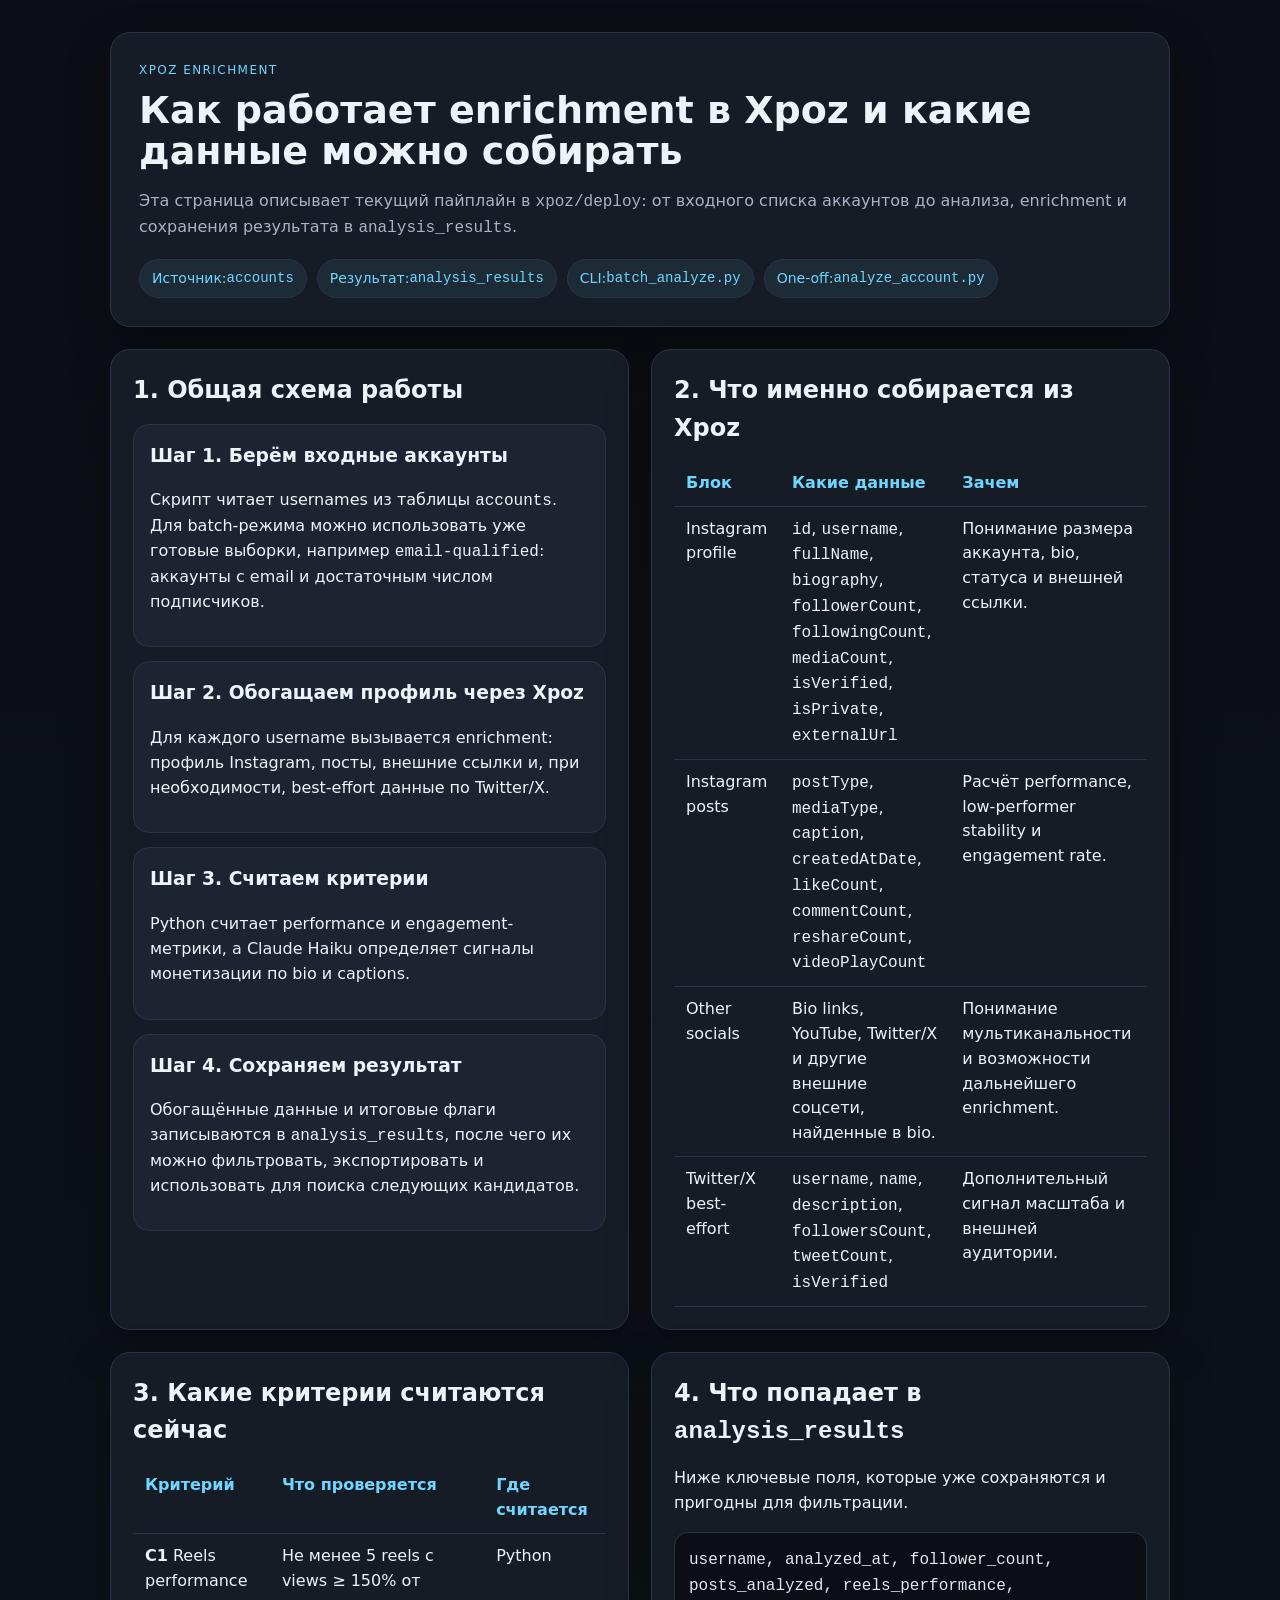
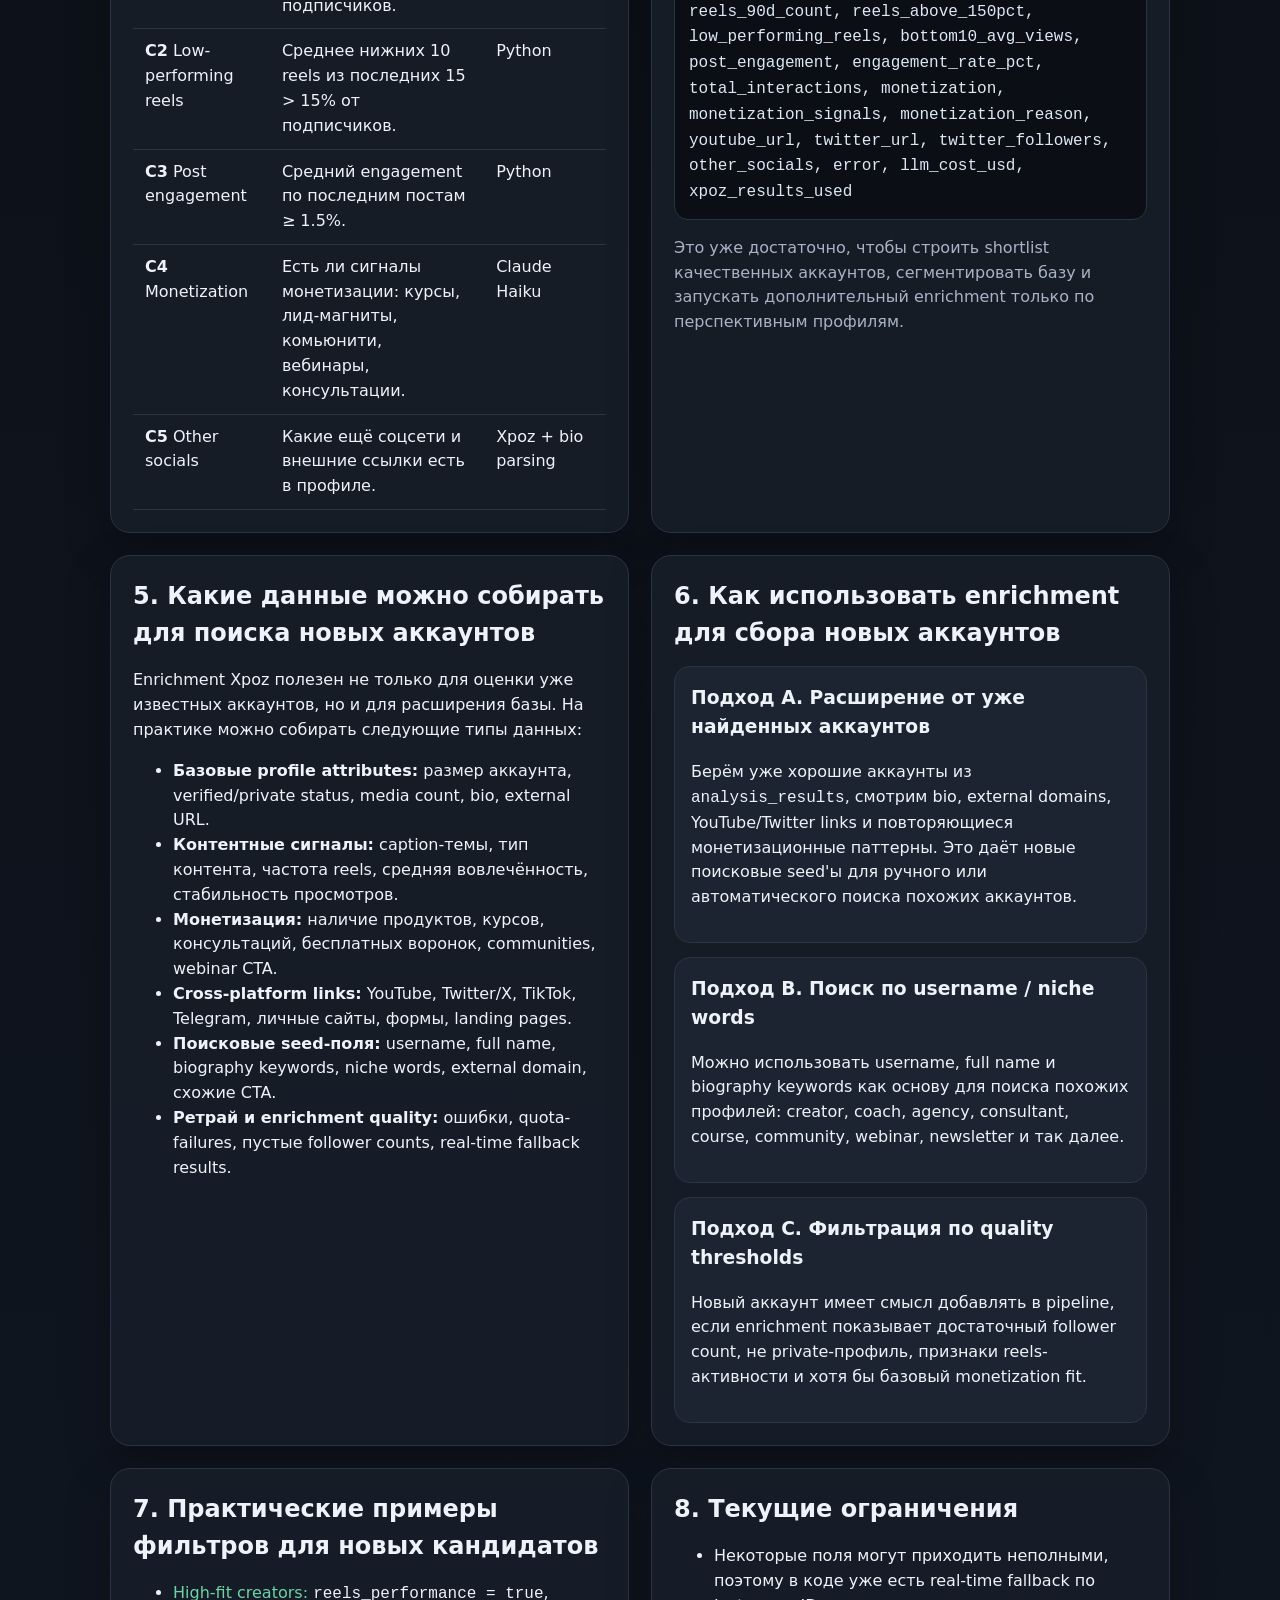
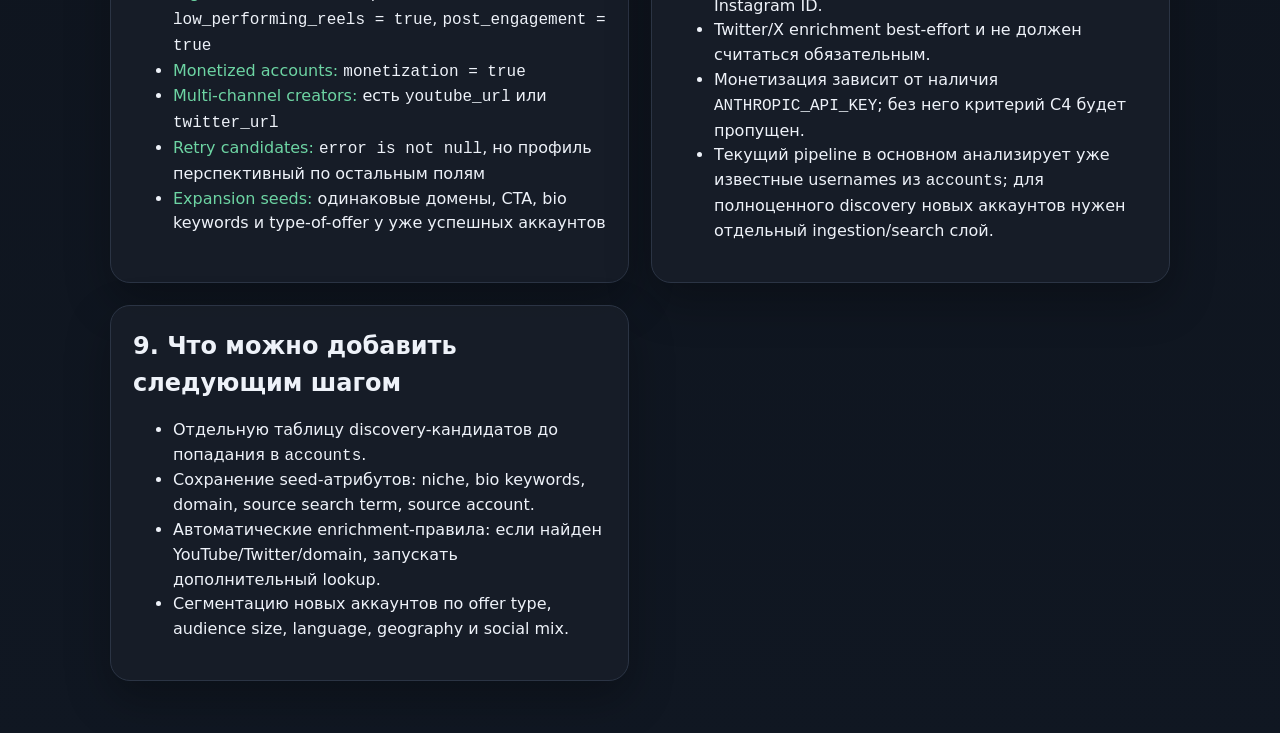
<file: index.html>
<!doctype html>
<html lang="ru">
<head>
    <meta charset="utf-8">
    <meta name="viewport" content="width=device-width, initial-scale=1">
    <title>Xpoz Enrichment Overview</title>
    <style>
        :root {
            --bg: #0d1016;
            --panel: #171d28;
            --panel-2: #1d2431;
            --text: #eef2f9;
            --muted: #a9b3c5;
            --accent: #82a0ff;
            --accent-2: #70d6ff;
            --border: #2b3444;
            --ok: #6dd4a3;
        }

        * { box-sizing: border-box; }

        body {
            margin: 0;
            font-family: ui-sans-serif, system-ui, -apple-system, BlinkMacSystemFont, "Segoe UI", sans-serif;
            background: linear-gradient(180deg, #0b0e14 0%, #101722 100%);
            color: var(--text);
            line-height: 1.55;
        }

        .wrap {
            max-width: 1100px;
            margin: 0 auto;
            padding: 32px 20px 80px;
        }

        .hero,
        .panel {
            background: rgba(23, 29, 40, 0.95);
            border: 1px solid var(--border);
            border-radius: 20px;
            box-shadow: 0 18px 45px rgba(0, 0, 0, 0.28);
        }

        .hero {
            padding: 28px;
            margin-bottom: 22px;
        }

        .eyebrow {
            color: var(--accent-2);
            text-transform: uppercase;
            letter-spacing: 0.12em;
            font-size: 12px;
            margin-bottom: 10px;
        }

        h1, h2, h3 {
            margin-top: 0;
        }

        h1 {
            font-size: 38px;
            line-height: 1.1;
            margin-bottom: 10px;
        }

        h2 {
            font-size: 24px;
            margin-bottom: 14px;
        }

        p, li {
            color: var(--text);
        }

        .muted {
            color: var(--muted);
        }

        .grid {
            display: grid;
            grid-template-columns: repeat(2, minmax(0, 1fr));
            gap: 22px;
        }

        .panel {
            padding: 22px;
        }

        .pill-row {
            display: flex;
            flex-wrap: wrap;
            gap: 10px;
            margin-top: 18px;
        }

        .pill {
            display: inline-flex;
            align-items: center;
            border: 1px solid var(--border);
            border-radius: 999px;
            padding: 8px 12px;
            color: var(--accent-2);
            background: rgba(112, 214, 255, 0.08);
            font-size: 14px;
        }

        .flow {
            display: grid;
            gap: 14px;
        }

        .flow-step {
            border: 1px solid var(--border);
            border-radius: 16px;
            padding: 16px;
            background: var(--panel-2);
        }

        .code,
        pre {
            background: #0b0f15;
            border: 1px solid var(--border);
            border-radius: 14px;
            padding: 14px;
            overflow: auto;
            color: #dfe7f5;
        }

        code {
            font-family: ui-monospace, SFMono-Regular, Menlo, Consolas, monospace;
        }

        table {
            width: 100%;
            border-collapse: collapse;
            margin-top: 8px;
        }

        th, td {
            text-align: left;
            vertical-align: top;
            padding: 10px 12px;
            border-bottom: 1px solid var(--border);
        }

        th {
            color: var(--accent-2);
        }

        .ok {
            color: var(--ok);
        }

        @media (max-width: 900px) {
            .grid {
                grid-template-columns: 1fr;
            }

            h1 {
                font-size: 30px;
            }
        }
    </style>
</head>
<body>
    <div class="wrap">
        <section class="hero">
            <div class="eyebrow">Xpoz Enrichment</div>
            <h1>Как работает enrichment в Xpoz и какие данные можно собирать</h1>
            <p class="muted">
                Эта страница описывает текущий пайплайн в <code>xpoz/deploy</code>:
                от входного списка аккаунтов до анализа, enrichment и сохранения результата в <code>analysis_results</code>.
            </p>
            <div class="pill-row">
                <span class="pill">Источник: <code>accounts</code></span>
                <span class="pill">Результат: <code>analysis_results</code></span>
                <span class="pill">CLI: <code>batch_analyze.py</code></span>
                <span class="pill">One-off: <code>analyze_account.py</code></span>
            </div>
        </section>

        <div class="grid">
            <section class="panel">
                <h2>1. Общая схема работы</h2>
                <div class="flow">
                    <div class="flow-step">
                        <h3>Шаг 1. Берём входные аккаунты</h3>
                        <p>
                            Скрипт читает usernames из таблицы <code>accounts</code>. Для batch-режима
                            можно использовать уже готовые выборки, например <code>email-qualified</code>:
                            аккаунты с email и достаточным числом подписчиков.
                        </p>
                    </div>
                    <div class="flow-step">
                        <h3>Шаг 2. Обогащаем профиль через Xpoz</h3>
                        <p>
                            Для каждого username вызывается enrichment:
                            профиль Instagram, посты, внешние ссылки и, при необходимости, best-effort данные по Twitter/X.
                        </p>
                    </div>
                    <div class="flow-step">
                        <h3>Шаг 3. Считаем критерии</h3>
                        <p>
                            Python считает performance и engagement-метрики, а Claude Haiku определяет сигналы монетизации
                            по bio и captions.
                        </p>
                    </div>
                    <div class="flow-step">
                        <h3>Шаг 4. Сохраняем результат</h3>
                        <p>
                            Обогащённые данные и итоговые флаги записываются в <code>analysis_results</code>,
                            после чего их можно фильтровать, экспортировать и использовать для поиска следующих кандидатов.
                        </p>
                    </div>
                </div>
            </section>

            <section class="panel">
                <h2>2. Что именно собирается из Xpoz</h2>
                <table>
                    <thead>
                        <tr>
                            <th>Блок</th>
                            <th>Какие данные</th>
                            <th>Зачем</th>
                        </tr>
                    </thead>
                    <tbody>
                        <tr>
                            <td>Instagram profile</td>
                            <td>
                                <code>id</code>, <code>username</code>, <code>fullName</code>, <code>biography</code>,
                                <code>followerCount</code>, <code>followingCount</code>, <code>mediaCount</code>,
                                <code>isVerified</code>, <code>isPrivate</code>, <code>externalUrl</code>
                            </td>
                            <td>Понимание размера аккаунта, bio, статуса и внешней ссылки.</td>
                        </tr>
                        <tr>
                            <td>Instagram posts</td>
                            <td>
                                <code>postType</code>, <code>mediaType</code>, <code>caption</code>,
                                <code>createdAtDate</code>, <code>likeCount</code>, <code>commentCount</code>,
                                <code>reshareCount</code>, <code>videoPlayCount</code>
                            </td>
                            <td>Расчёт performance, low-performer stability и engagement rate.</td>
                        </tr>
                        <tr>
                            <td>Other socials</td>
                            <td>Bio links, YouTube, Twitter/X и другие внешние соцсети, найденные в bio.</td>
                            <td>Понимание мультиканальности и возможности дальнейшего enrichment.</td>
                        </tr>
                        <tr>
                            <td>Twitter/X best-effort</td>
                            <td>
                                <code>username</code>, <code>name</code>, <code>description</code>,
                                <code>followersCount</code>, <code>tweetCount</code>, <code>isVerified</code>
                            </td>
                            <td>Дополнительный сигнал масштаба и внешней аудитории.</td>
                        </tr>
                    </tbody>
                </table>
            </section>

            <section class="panel">
                <h2>3. Какие критерии считаются сейчас</h2>
                <table>
                    <thead>
                        <tr>
                            <th>Критерий</th>
                            <th>Что проверяется</th>
                            <th>Где считается</th>
                        </tr>
                    </thead>
                    <tbody>
                        <tr>
                            <td><strong>C1</strong> Reels performance</td>
                            <td>Не менее 5 reels с views ≥ 150% от подписчиков.</td>
                            <td>Python</td>
                        </tr>
                        <tr>
                            <td><strong>C2</strong> Low-performing reels</td>
                            <td>Среднее нижних 10 reels из последних 15 > 15% от подписчиков.</td>
                            <td>Python</td>
                        </tr>
                        <tr>
                            <td><strong>C3</strong> Post engagement</td>
                            <td>Средний engagement по последним постам ≥ 1.5%.</td>
                            <td>Python</td>
                        </tr>
                        <tr>
                            <td><strong>C4</strong> Monetization</td>
                            <td>Есть ли сигналы монетизации: курсы, лид-магниты, комьюнити, вебинары, консультации.</td>
                            <td>Claude Haiku</td>
                        </tr>
                        <tr>
                            <td><strong>C5</strong> Other socials</td>
                            <td>Какие ещё соцсети и внешние ссылки есть в профиле.</td>
                            <td>Xpoz + bio parsing</td>
                        </tr>
                    </tbody>
                </table>
            </section>

            <section class="panel">
                <h2>4. Что попадает в <code>analysis_results</code></h2>
                <p>Ниже ключевые поля, которые уже сохраняются и пригодны для фильтрации.</p>
                <div class="code"><code>
username, analyzed_at, follower_count, posts_analyzed,
reels_performance, reels_90d_count, reels_above_150pct,
low_performing_reels, bottom10_avg_views,
post_engagement, engagement_rate_pct, total_interactions,
monetization, monetization_signals, monetization_reason,
youtube_url, twitter_url, twitter_followers, other_socials,
error, llm_cost_usd, xpoz_results_used
                </code></div>
                <p class="muted">
                    Это уже достаточно, чтобы строить shortlist качественных аккаунтов,
                    сегментировать базу и запускать дополнительный enrichment только по перспективным профилям.
                </p>
            </section>

            <section class="panel">
                <h2>5. Какие данные можно собирать для поиска новых аккаунтов</h2>
                <p>
                    Enrichment Xpoz полезен не только для оценки уже известных аккаунтов, но и для расширения базы.
                    На практике можно собирать следующие типы данных:
                </p>
                <ul>
                    <li><strong>Базовые profile attributes:</strong> размер аккаунта, verified/private status, media count, bio, external URL.</li>
                    <li><strong>Контентные сигналы:</strong> caption-темы, тип контента, частота reels, средняя вовлечённость, стабильность просмотров.</li>
                    <li><strong>Монетизация:</strong> наличие продуктов, курсов, консультаций, бесплатных воронок, communities, webinar CTA.</li>
                    <li><strong>Cross-platform links:</strong> YouTube, Twitter/X, TikTok, Telegram, личные сайты, формы, landing pages.</li>
                    <li><strong>Поисковые seed-поля:</strong> username, full name, biography keywords, niche words, external domain, схожие CTA.</li>
                    <li><strong>Ретрай и enrichment quality:</strong> ошибки, quota-failures, пустые follower counts, real-time fallback results.</li>
                </ul>
            </section>

            <section class="panel">
                <h2>6. Как использовать enrichment для сбора новых аккаунтов</h2>
                <div class="flow">
                    <div class="flow-step">
                        <h3>Подход A. Расширение от уже найденных аккаунтов</h3>
                        <p>
                            Берём уже хорошие аккаунты из <code>analysis_results</code>, смотрим bio, external domains,
                            YouTube/Twitter links и повторяющиеся монетизационные паттерны. Это даёт новые поисковые seed'ы
                            для ручного или автоматического поиска похожих аккаунтов.
                        </p>
                    </div>
                    <div class="flow-step">
                        <h3>Подход B. Поиск по username / niche words</h3>
                        <p>
                            Можно использовать username, full name и biography keywords как основу для поиска похожих профилей:
                            creator, coach, agency, consultant, course, community, webinar, newsletter и так далее.
                        </p>
                    </div>
                    <div class="flow-step">
                        <h3>Подход C. Фильтрация по quality thresholds</h3>
                        <p>
                            Новый аккаунт имеет смысл добавлять в pipeline, если enrichment показывает
                            достаточный follower count, не private-профиль, признаки reels-активности и хотя бы базовый monetization fit.
                        </p>
                    </div>
                </div>
            </section>

            <section class="panel">
                <h2>7. Практические примеры фильтров для новых кандидатов</h2>
                <ul>
                    <li><span class="ok">High-fit creators:</span> <code>reels_performance = true</code>, <code>low_performing_reels = true</code>, <code>post_engagement = true</code></li>
                    <li><span class="ok">Monetized accounts:</span> <code>monetization = true</code></li>
                    <li><span class="ok">Multi-channel creators:</span> есть <code>youtube_url</code> или <code>twitter_url</code></li>
                    <li><span class="ok">Retry candidates:</span> <code>error is not null</code>, но профиль перспективный по остальным полям</li>
                    <li><span class="ok">Expansion seeds:</span> одинаковые домены, CTA, bio keywords и type-of-offer у уже успешных аккаунтов</li>
                </ul>
            </section>

            <section class="panel">
                <h2>8. Текущие ограничения</h2>
                <ul>
                    <li>Некоторые поля могут приходить неполными, поэтому в коде уже есть real-time fallback по Instagram ID.</li>
                    <li>Twitter/X enrichment best-effort и не должен считаться обязательным.</li>
                    <li>Монетизация зависит от наличия <code>ANTHROPIC_API_KEY</code>; без него критерий C4 будет пропущен.</li>
                    <li>Текущий pipeline в основном анализирует уже известные usernames из <code>accounts</code>; для полноценного discovery новых аккаунтов нужен отдельный ingestion/search слой.</li>
                </ul>
            </section>

            <section class="panel">
                <h2>9. Что можно добавить следующим шагом</h2>
                <ul>
                    <li>Отдельную таблицу discovery-кандидатов до попадания в <code>accounts</code>.</li>
                    <li>Сохранение seed-атрибутов: niche, bio keywords, domain, source search term, source account.</li>
                    <li>Автоматические enrichment-правила: если найден YouTube/Twitter/domain, запускать дополнительный lookup.</li>
                    <li>Сегментацию новых аккаунтов по offer type, audience size, language, geography и social mix.</li>
                </ul>
            </section>
        </div>
    </div>
</body>
</html>
</file>
